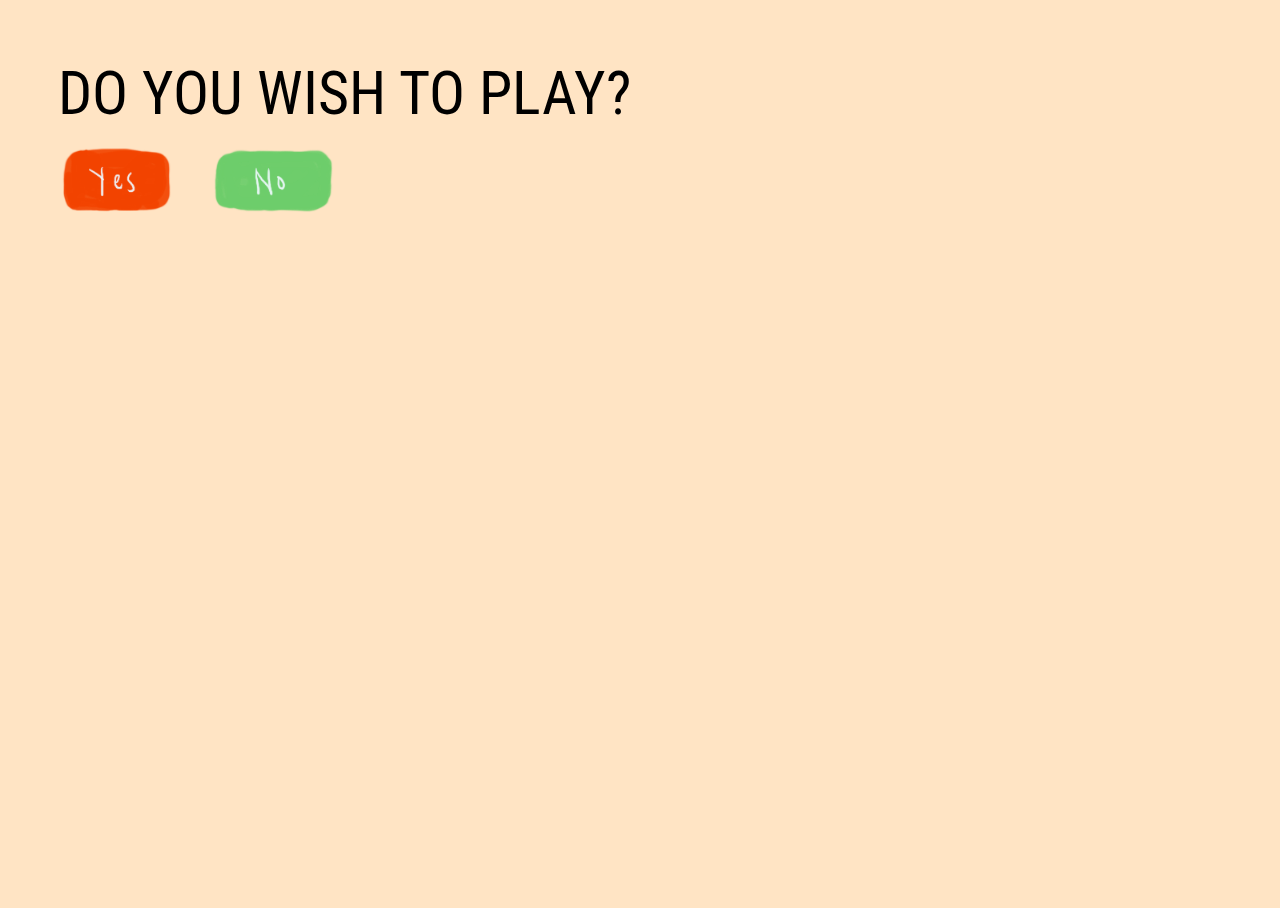
<file: index.html>
<!DOCTYPE html>
<html lang="en">

<head>
    <link rel="stylesheet" href="index.css">
    <meta charset="UTF-8">
    <meta http-equiv="X-UA-Compatible" content="IE=edge">
    <meta name="viewport" content="width=\, initial-scale=1.0">
    <title>Home</title>
</head>

<body>
    <div class="mainbox">
        DO YOU WISH TO PLAY?

        <div class="buttons">
            <a id="Yes" href="login.html" style="text-decoration: none;">
                <img src="keyboard/Yes.png" style="transform: scale(0.8);">
            </a>
            <a id="No" style="text-decoration: none;">
                <img src="keyboard/No.png" style="transform: scale(0.8);">
            </a>
        </div>
    </div>
    <div id="myModal" class="modal">

        <!-- Modal content -->
        <div class="modal-content">
            <div style="position:absolute">
                <img src="keyboard/modal.png" alt="modal">
                <img id="exit" class="close" src="keyboard/Red.png" alt="close button"
                    style="position: absolute; top: 0; left:0; margin-top: 30px; margin-left: 35px">
                <a href="https://chanyagracet.github.io/section_one_final/index.html">
                    <img src="keyboard/cloudarrow.png"
                        style="position: absolute; top:0; left:0; margin-top: 300px; margin-left: 270px; ">
                </a>
            </div>
        </div>

    </div>
</body>
<script>
    // Get the modal
    var modal = document.getElementById("myModal");

    // Get the button that opens the modal
    var btn = document.getElementById("No");

    // Get the <span> element that closes the modal
    var span = document.getElementsByClassName("close")[0];

    // When the user clicks on the button, open the modal 
    btn.onclick = function () {
        btn.style.cursor = "pointer"; 
        btn.style.transform = "scale(0.96)"; 
        modal.style.display = "block";
    }

    // When the user clicks on <span> (x), close the modal
    span.onclick = function () {
        modal.style.display = "none";
    }

    // When the user clicks anywhere outside of the modal, close it
    window.onclick = function (event) {
        if (event.target == modal) {
            modal.style.display = "none";
        }
    }

    function startTimer(duration, display) {
        var timer = duration, minutes, seconds;
        setInterval(function () {
            minutes = parseInt(timer / 60, 10)
            seconds = parseInt(timer % 60, 10);

            minutes = minutes < 10 ? "0" + minutes : minutes;
            seconds = seconds < 10 ? "0" + seconds : seconds;

            display.textContent = minutes + ":" + seconds;

            if (--timer < 0) {
                timer = duration;
            }
        }, 1000);
    }

    window.onload = function () {
        var fiveMinutes = 60 * 5,
            display = document.querySelector('#time');
        startTimer(fiveMinutes, display);
    };
</script>

</html>
</file>
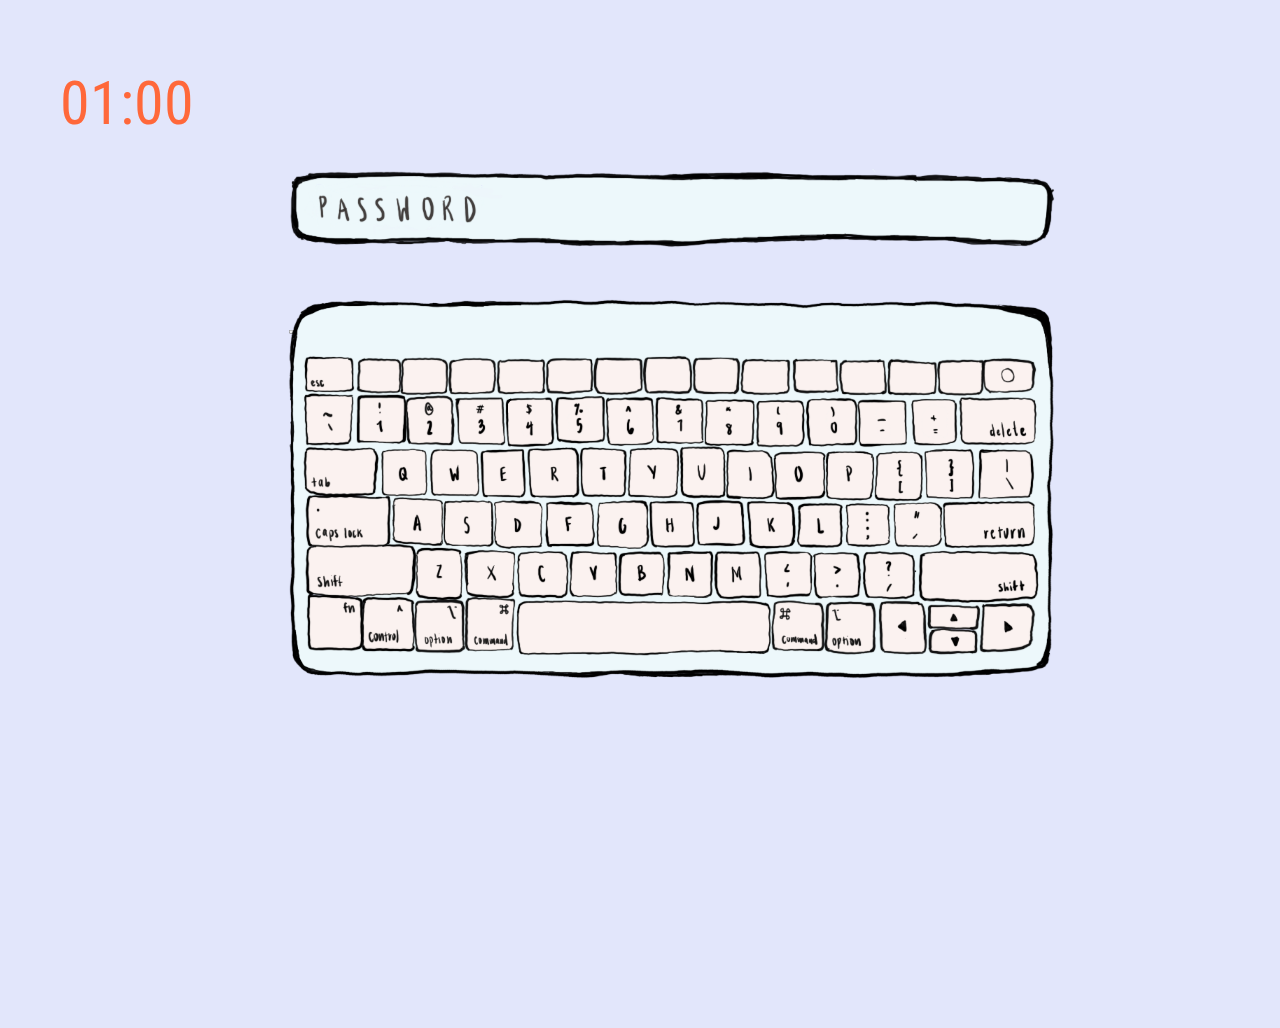
<file: authentication.html>
<!DOCTYPE html>
<html lang="en">

<head>
    <link rel="stylesheet" href="login.css">
    <meta charset="UTF-8">
    <meta http-equiv="X-UA-Compatible" content="IE=edge">
    <meta name="viewport" content="width=device-width, initial-scale=1.0">
    <title>123</title>
</head>

<body id="authentication">
    <span id="time">01:00</span>
    <div class="mainbox">
        <div id="text" onclick="onClick1()">
            <img src="keyboard/Input.png" >
            <img id="P" src="keyboard/PasswordP.png" style="top: 0; left:0; margin-left: 40px; margin-top: 37px;">
            <img class="password" id="password" src="keyboard/Password.png"
                style="top: 0; left:0; margin-left: 67px; margin-top: 37px;">
            <img class="inputfield" id="I" src="keyboard/PasswordI.png"
                style="top: 0; left:0; margin-left: 67px; margin-top: 37px; display: none;">
            <img class="inputfield" id="Z" src="keyboard/PasswordZ.png"
                style="top: 0; left:0; margin-left: 94px; margin-top: 37px; display: none;">
            <img class="inputfield" id="Z1" src="keyboard/PasswordZ1.png"
                style="top: 0; left:0; margin-left: 121px; margin-top: 37px; display: none;">
            <img class="inputfield" id="A" src="keyboard/PasswordA.png"
                style="top: 0; left:0; margin-left: 148px; margin-top: 37px; display: none;">
            <img class="inputfield" id="1" src="keyboard/Password1.png"
                style="top: 0; left:0; margin-left: 175px; margin-top: 37px; display: none;">
            <img class="inputfield" id="2" src="keyboard/Password2.png"
                style="top: 0; left:0; margin-left: 202px; margin-top: 39px; display: none;">
            <img class="inputfield" id="3" src="keyboard/Password3.png"
                style="top: 0; left:0; margin-left: 229px; margin-top: 32px; display: none;">
        </div>
        <div id="keyboard">
            <img src="keyboard/keyboard.png" style="top: 0; left: 0;">
            <div id="keys">
                <button onclick="handleClick('1')">
                    <img src="keyboard/1.png" alt="1" style="top: 0; left: 0; margin-left: 95px; margin-top: 135px;">
                </button>
                <button onclick="handleClick('2')">
                    <img src="keyboard/2.png" alt="2" style="top: 0; left: 0; margin-left: 165px; margin-top: 137px;">
                </button>
                <button onclick="handleClick('3')">
                    <img src="keyboard/3.png" alt="3" style="top: 0; left: 0; margin-left: 236px; margin-top: 140px;">
                </button>
                <img src="keyboard/4.png" alt="4" style="top: 0; left: 0; margin-left: 308px; margin-top: 140px;">
                <img src="keyboard/5.png" alt="5" style="top: 0; left: 0; margin-left: 379px; margin-top: 138px;">
                <img src="keyboard/6.png" alt="6" style="top: 0; left: 0; margin-left: 451px; margin-top: 139px;">
                <img src="keyboard/7.png" alt="7" style="top: 0; left: 0; margin-left: 522px; margin-top: 139px;">
                <img src="keyboard/8.png" alt="8" style="top: 0; left: 0; margin-left: 593px; margin-top: 142px;">
                <img src="keyboard/9.png" alt="9" style="top: 0; left: 0; margin-left: 667px; margin-top: 143px;">
                <img src="keyboard/0.png" alt="0" style="top: 0; left: 0; margin-left: 737px; margin-top: 141px;">
                <img src="keyboard/-.png" alt="-" style="top: 0; left: 0; margin-left: 811px; margin-top: 142px;">
                <img src="keyboard/+.png" alt="+" style="top: 0; left: 0; margin-left: 888px; margin-top: 142px;">
                <img src="keyboard/Q.png" alt="Q" style="top: 0; left: 0; margin-left: 131px; margin-top: 213px;">
                <img src="keyboard/W.png" alt="W" style="top: 0; left: 0; margin-left: 201px; margin-top: 214px;">
                <img src="keyboard/E.png" alt="E" style="top: 0; left: 0; margin-left: 272px; margin-top: 213px;">
                <img src="keyboard/R.png" alt="R" style="top: 0; left: 0; margin-left: 340px; margin-top: 211px;">
                <img src="keyboard/T.png" alt="T" style="top: 0; left: 0; margin-left: 415px; margin-top: 211px;">
                <img src="keyboard/Y.png" alt="Y" style="top: 0; left: 0; margin-left: 483px; margin-top: 211px;">
                <img src="keyboard/U.png" alt="U" style="top: 0; left: 0; margin-left: 557px; margin-top: 209px;">
                <button onclick="handleClick('I')">
                    <img src="keyboard/I.png" alt="I" style="top: 0; left: 0; margin-left: 624px; margin-top: 214px;">
                </button>
                <img src="keyboard/O.png" alt="O" style="top: 0; left: 0; margin-left: 691px; margin-top: 217px;">
                <button onclick="handleClick('P')">
                    <img src="keyboard/P.png" alt="P" style="top: 0; left: 0; margin-left: 766px; margin-top: 217px;">
                </button>
                <img src="keyboard/{.png" alt="{" style="top: 0; left: 0; margin-left: 836px; margin-top: 217px;">
                <img src="keyboard/}.png" alt="}" style="top: 0; left: 0; margin-left: 907px; margin-top: 213px;">
                <img src="keyboard/line.png" alt="\" style="top: 0; left: 0; margin-left: 984px; margin-top: 214px;">
                <button onclick="handleClick('A')">
                    <img src="keyboard/A.png" alt="A" style="top: 0; left: 0; margin-left: 147px; margin-top: 282px;">
                </button>
                <img src="keyboard/S.png" alt="S" style="top: 0; left: 0; margin-left: 220px; margin-top: 287px;">
                <img src="keyboard/D.png" alt="D" style="top: 0; left: 0; margin-left: 292px; margin-top: 287px;">
                <img src="keyboard/F.png" alt="F" style="top: 0; left: 0; margin-left: 365px; margin-top: 288px;">
                <img src="keyboard/G.png" alt="G" style="top: 0; left: 0; margin-left: 438px; margin-top: 286px;">
                <img src="keyboard/H.png" alt="H" style="top: 0; left: 0; margin-left: 514px; margin-top: 287px;">
                <img src="keyboard/J.png" alt="J" style="top: 0; left: 0; margin-left: 580px; margin-top: 286px;">
                <img src="keyboard/K.png" alt="K" style="top: 0; left: 0; margin-left: 653px; margin-top: 288px;">
                <img src="keyboard/L.png" alt="L" style="top: 0; left: 0; margin-left: 725px; margin-top: 291px;">
                <img src="keyboard/colon.png" alt=":" style="top: 0; left: 0; margin-left: 794px; margin-top: 291px;">
                <img src="keyboard/'.png" alt="quote" style="top: 0; left: 0; margin-left: 863px; margin-top: 289px;">
                <button onclick="handleClick('Z')">
                    <img src="keyboard/Z.png" alt="Z" style="top: 0; left: 0; margin-left: 180px; margin-top: 354px;">
                </button>
                <img src="keyboard/X.png" alt="X" style="top: 0; left: 0; margin-left: 249px; margin-top: 358px;">
                <img src="keyboard/C.png" alt="C" style="top: 0; left: 0; margin-left: 325px; margin-top: 359px;">
                <img src="keyboard/V.png" alt="V" style="top: 0; left: 0; margin-left: 400px; margin-top: 359px;">
                <img src="keyboard/B.png" alt="B" style="top: 0; left: 0; margin-left: 469px; margin-top: 359px;">
                <img src="keyboard/N.png" alt="N" style="top: 0; left: 0; margin-left: 539px; margin-top: 359px;">
                <img src="keyboard/M.png" alt="M" style="top: 0; left: 0; margin-left: 606px; margin-top: 359px;">
                <img src="keyboard/,.png" alt="," style="top: 0; left: 0; margin-left: 678px; margin-top: 359px;">
                <img src="keyboard/period.png" alt="." style="top: 0; left: 0; margin-left: 748px; margin-top: 361px;">
                <img src="keyboard/question.png" alt="/" style="top: 0; left: 0; margin-left: 819px; margin-top: 359px;">
                <img src="keyboard/shift.png" alt="shift"
                    style="top: 0; left: 0; margin-left: 899px; margin-top: 359px;">
                <img id="space" src="keyboard/space.png" alt="space"
                    style="top: 0; left: 0; margin-left: 324px; margin-top: 429px;">
                <img src="keyboard/delete.png" alt="delete"
                    style="top: 0; left: 0; margin-left: 957px; margin-top: 139px;">
                <button onclick="handleClick('return')">
                    <img src="keyboard/return.png" alt="return"
                        style="top: 0; left: 0; margin-left: 933px; margin-top: 288px;">
                </button>

            </div>
        </div>
        <div id="pizza">
            <img src="keyboard/Pizza.png" alt="password"
                style="position: absolute; top: 0; left: 0; margin-left: -35%; margin-top: -10%; transform: scale(.1); ">
        </div>
    </div>

    

    <script>

        const desiredString = "PIZZA123";
        var tempString = "";

        function onClick1() {
            document.getElementById('pizza').style.display = "block"; 
        }

        function onClick(nextLetter) {
            var a = document.getElementById(nextLetter);
            if (nextLetter === "P") {
                document.getElementById('pizza').style.display = "block";
                document.getElementById("password").style.display = "none";
            }
            if (nextLetter === "Z") {
                if (a.style.display === "none") {
                    a.style.display = "block";
                } else {
                    document.getElementById("Z1").style.display = "block";
                }
            }
            a.style.display = "block";
        }

        function handleClick(nextLetter) {
            var desiredLetter = desiredString.charAt(tempString.length);
            console.log(desiredLetter);
            console.log(nextLetter);
            if (nextLetter === desiredLetter) {
                onClick(nextLetter)
                tempString += desiredLetter;
                console.log(tempString);
            }
            if (nextLetter === "return" && tempString === desiredString) {
                window.location.href = "savechanges.html";

            }

        }

        function startTimer(duration, display) {
            var timer = duration, minutes, seconds;
            setInterval(function () {
                minutes = parseInt(timer / 60, 10)
                seconds = parseInt(timer % 60, 10);

                minutes = minutes < 10 ? "0" + minutes : minutes;
                seconds = seconds < 10 ? "0" + seconds : seconds;

                display.textContent = minutes + ":" + seconds;

                if (--timer < 0) {
                    window.location.href = "pagenotfound.html";
                    timer = duration;
                }
            }, 1000);
        }

        window.onload = function () {
            var oneMinute = 60 * 1,
                display = document.querySelector('#time');
            startTimer(oneMinute, display);
        };

    </script>



</body>

</html>
</file>
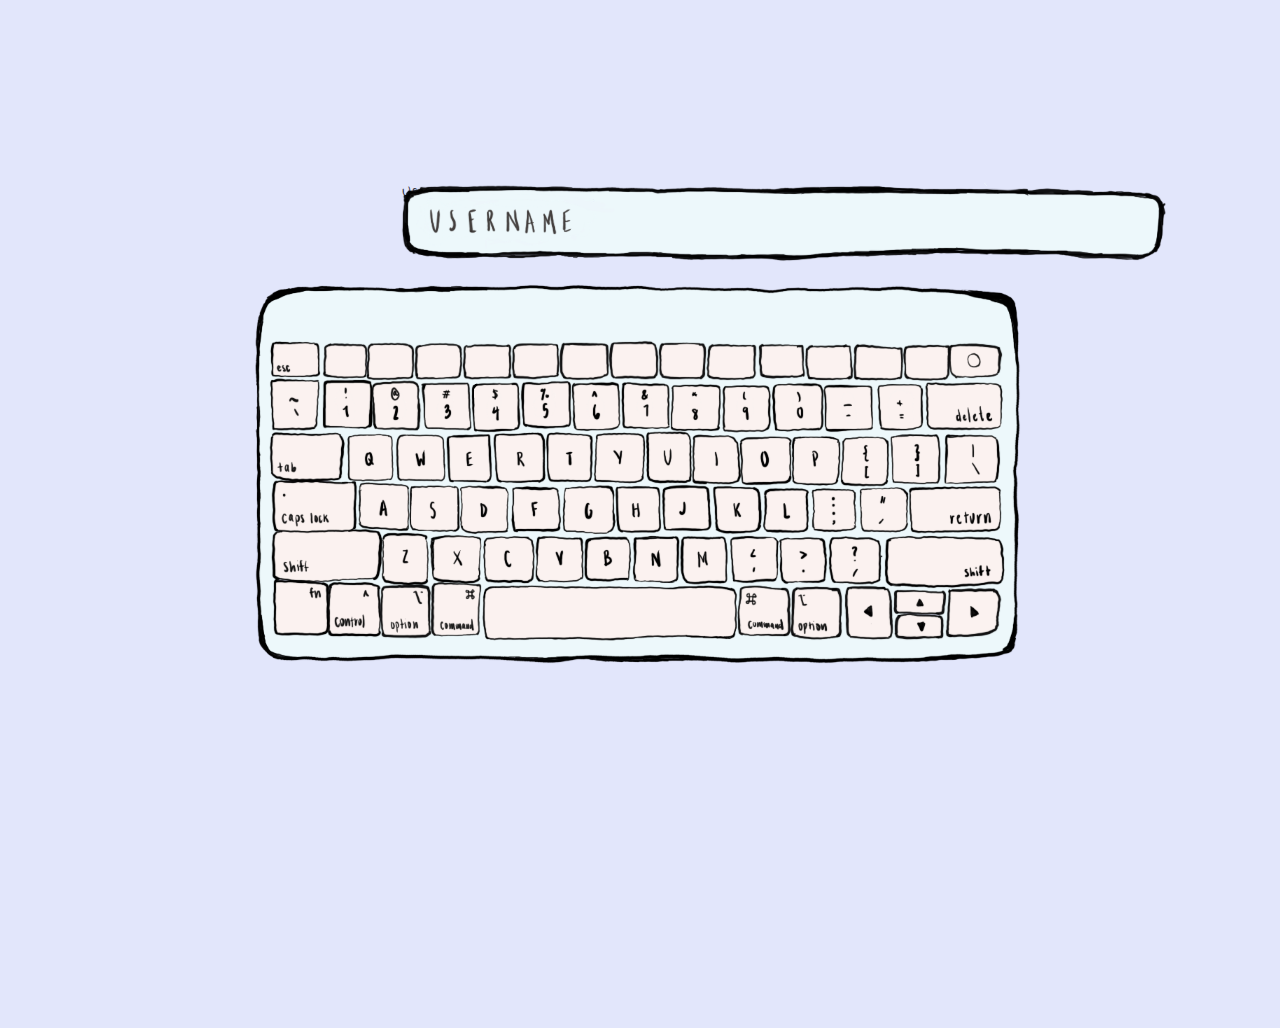
<file: login.html>
<!DOCTYPE html>
<html lang="en">
<head>
    <link rel="stylesheet" href="login.css">
    <meta charset="UTF-8">
    <meta http-equiv="X-UA-Compatible" content="IE=edge">
    <meta name="viewport" content="width=device-width, initial-scale=1.0">
    <title>Login</title>
</head>
<body>
    <div class="mainbox"> 
        <br> 
        <div id="text"> 
            <img src="keyboard/Input.png"> 
            <img src="keyboard/UInput.png" style="top: 0; left:0; margin-left: 40px; margin-top: 37px;">
            <img src="keyboard/SInput.png" style="top: 0; left:0; margin-left: 67px; margin-top: 37px;">
            <img src="keyboard/EInput.png" style="top: 0; left:0; margin-left: 94px; margin-top: 37px;">
            <img src="keyboard/RInput.png" style="top: 0; left:0; margin-left: 121px; margin-top: 37px;">
            <img src="keyboard/NInput.png" style="top: 0; left:0; margin-left: 148px; margin-top: 37px;">
            <img src="keyboard/AInput.png" style="top: 0; left:0; margin-left: 175px; margin-top: 37px;">
            <img src="keyboard/MInput.png" style="top: 0; left:0; margin-left: 202px; margin-top: 37px;">
            <img src="keyboard/EInput1.png" style="top: 0; left:0; margin-left: 229px; margin-top: 37px;">
            Username: <br> 
            <input id="normaltext"></input>
        </div>
        <div id="keyboard">
            <img src="keyboard/keyboard.png" style="top: 0; left: 0;"> 
            <div id="keys"> 
                <img src="keyboard/1.png" alt="1" style="top: 0; left: 0; margin-left: 95px; margin-top: 135px;">
                <img src="keyboard/2.png" alt="2" style="top: 0; left: 0; margin-left: 165px; margin-top: 137px;">
                <img src="keyboard/3.png" alt="3" style="top: 0; left: 0; margin-left: 236px; margin-top: 140px;">
                <img src="keyboard/4.png" alt="4" style="top: 0; left: 0; margin-left: 308px; margin-top: 140px;">
                <img src="keyboard/5.png" alt="5" style="top: 0; left: 0; margin-left: 379px; margin-top: 138px;">
                <img src="keyboard/6.png" alt="6" style="top: 0; left: 0; margin-left: 451px; margin-top: 139px;">
                <img src="keyboard/7.png" alt="7" style="top: 0; left: 0; margin-left: 522px; margin-top: 139px;">
                <img src="keyboard/8.png" alt="8" style="top: 0; left: 0; margin-left: 593px; margin-top: 142px;">
                <img src="keyboard/9.png" alt="9" style="top: 0; left: 0; margin-left: 667px; margin-top: 143px;">
                <img src="keyboard/0.png" alt="0" style="top: 0; left: 0; margin-left: 737px; margin-top: 141px;">
                <img src="keyboard/-.png" alt="-" style="top: 0; left: 0; margin-left: 811px; margin-top: 142px;">
                <img src="keyboard/+.png" alt="+" style="top: 0; left: 0; margin-left: 888px; margin-top: 142px;">
                <img src="keyboard/Q.png" alt="Q" style="top: 0; left: 0; margin-left: 131px; margin-top: 213px;">
                <img src="keyboard/W.png" alt="W" style="top: 0; left: 0; margin-left: 201px; margin-top: 214px;">
                <img src="keyboard/E.png" alt="E" style="top: 0; left: 0; margin-left: 272px; margin-top: 213px;">
                <img src="keyboard/R.png" alt="R" style="top: 0; left: 0; margin-left: 340px; margin-top: 211px;">
                <img src="keyboard/T.png" alt="T" style="top: 0; left: 0; margin-left: 415px; margin-top: 211px;">
                <img src="keyboard/Y.png" alt="Y" style="top: 0; left: 0; margin-left: 483px; margin-top: 211px;">
                <img src="keyboard/U.png" alt="U" style="top: 0; left: 0; margin-left: 557px; margin-top: 209px;">
                <img src="keyboard/I.png" alt="I" style="top: 0; left: 0; margin-left: 624px; margin-top: 214px;">
                <img src="keyboard/O.png" alt="O" style="top: 0; left: 0; margin-left: 691px; margin-top: 217px;">
                <img src="keyboard/P.png" alt="P" style="top: 0; left: 0; margin-left: 766px; margin-top: 217px;">
                <img src="keyboard/{.png" alt="{" style="top: 0; left: 0; margin-left: 836px; margin-top: 217px;">
                <img src="keyboard/}.png" alt="}" style="top: 0; left: 0; margin-left: 907px; margin-top: 213px;">
                <img src="keyboard/_-3.png" alt="\" style="top: 0; left: 0; margin-left: 984px; margin-top: 214px;">
                <img src="keyboard/A.png" alt="A" style="top: 0; left: 0; margin-left: 147px; margin-top: 282px;">
                <img src="keyboard/S.png" alt="S" style="top: 0; left: 0; margin-left: 220px; margin-top: 287px;">
                <img src="keyboard/D.png" alt="D" style="top: 0; left: 0; margin-left: 292px; margin-top: 287px;">
                <img src="keyboard/F.png" alt="F" style="top: 0; left: 0; margin-left: 365px; margin-top: 288px;">
                <img src="keyboard/G.png" alt="G" style="top: 0; left: 0; margin-left: 438px; margin-top: 286px;">
                <img src="keyboard/H.png" alt="H" style="top: 0; left: 0; margin-left: 514px; margin-top: 287px;">
                <img src="keyboard/J.png" alt="J" style="top: 0; left: 0; margin-left: 580px; margin-top: 286px;">
                <img src="keyboard/K.png" alt="K" style="top: 0; left: 0; margin-left: 653px; margin-top: 288px;">
                <img src="keyboard/L.png" alt="L" style="top: 0; left: 0; margin-left: 725px; margin-top: 291px;">
                <img src="keyboard/_-2.png" alt=":" style="top: 0; left: 0; margin-left: 794px; margin-top: 291px;">
                <img src="keyboard/'.png" alt="quote" style="top: 0; left: 0; margin-left: 863px; margin-top: 289px;">
                <img src="keyboard/Z.png" alt="Z" style="top: 0; left: 0; margin-left: 180px; margin-top: 354px;">
                <img src="keyboard/X.png" alt="X" style="top: 0; left: 0; margin-left: 249px; margin-top: 358px;">
                <img src="keyboard/C.png" alt="C" style="top: 0; left: 0; margin-left: 325px; margin-top: 359px;">
                <img src="keyboard/V.png" alt="V" style="top: 0; left: 0; margin-left: 400px; margin-top: 359px;">
                <img src="keyboard/B.png" alt="B" style="top: 0; left: 0; margin-left: 469px; margin-top: 359px;">
                <img src="keyboard/N.png" alt="N" style="top: 0; left: 0; margin-left: 539px; margin-top: 359px;">
                <img src="keyboard/M.png" alt="M" style="top: 0; left: 0; margin-left: 606px; margin-top: 359px;">
                <img src="keyboard/,.png" alt="," style="top: 0; left: 0; margin-left: 678px; margin-top: 359px;">
                <img src="keyboard/_-1.png" alt="." style="top: 0; left: 0; margin-left: 748px; margin-top: 361px;">
                <img src="keyboard/_.png" alt="/" style="top: 0; left: 0; margin-left: 819px; margin-top: 359px;">
                <img src="keyboard/shift.png" alt="shift" style="top: 0; left: 0; margin-left: 899px; margin-top: 359px;">
                <img id="space" src="keyboard/space.png" alt="space" style="top: 0; left: 0; margin-left: 324px; margin-top: 429px;">
                <img src="keyboard/delete.png" alt="delete" style="top: 0; left: 0; margin-left: 957px; margin-top: 139px;">
                <img src="keyboard/return.png" alt="return" style="top: 0; left: 0; margin-left: 933px; margin-top: 288px;">
            </div>
        </div>
    </div>
    
    
    
</body>
</html>
</file>
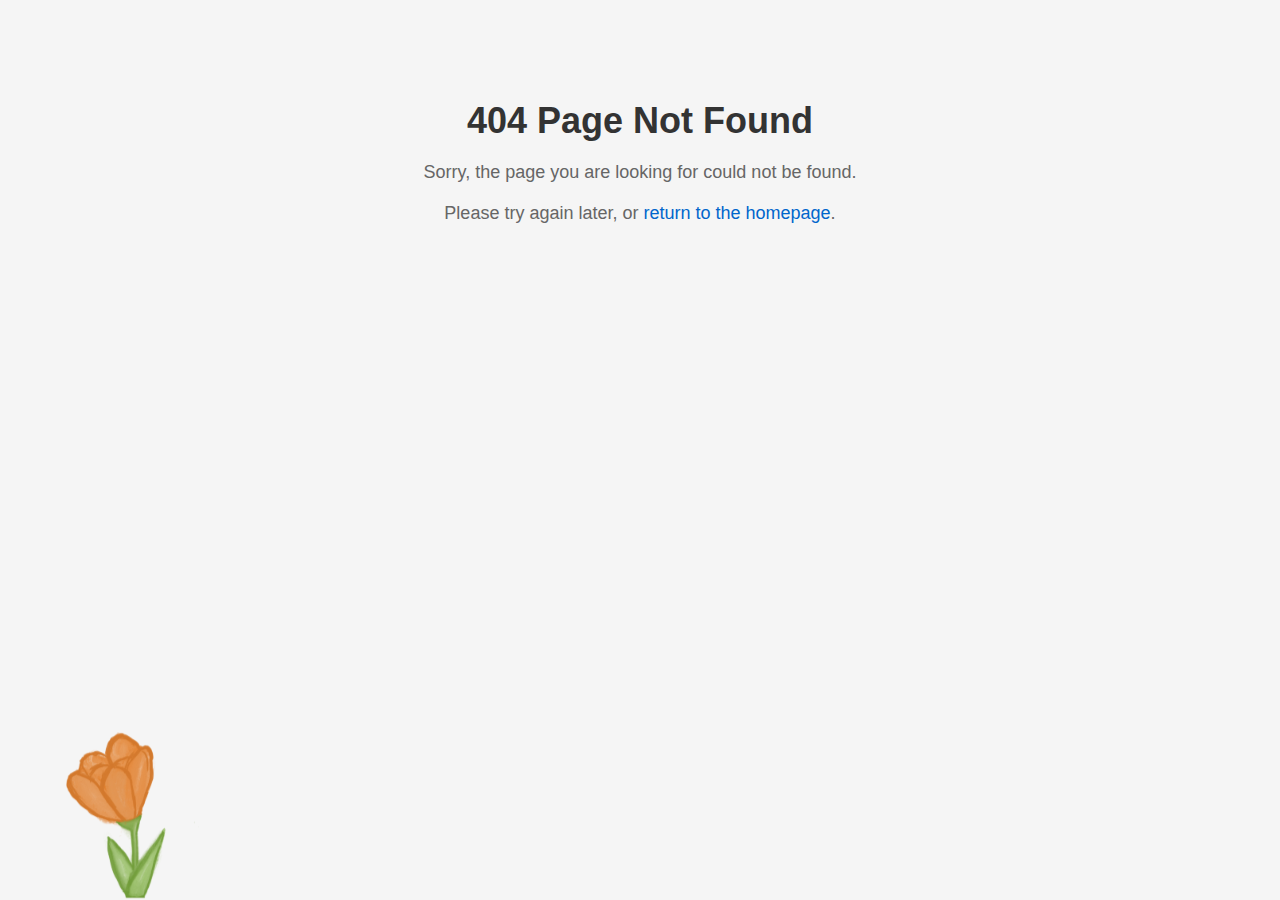
<file: pagenotfound.html>
<!DOCTYPE html>
<html lang="en">

<head>
    <link rel="stylesheet" href="pagenotfound.css">
    <meta charset="UTF-8">
    <meta http-equiv="X-UA-Compatible" content="IE=edge">
    <meta name="viewport" content="width=\, initial-scale=1.0">
    <title>404 Page Not Found</title>
</head>

<body>
    <h1>404 Page 
        <span onclick="notClick()">Not</span> Found
        <div id="cross"style="position: static; transform: scale(.08); top: 0; left: 0; margin-top: -60px; margin-left: 45px; display: none; ">
            <img  src="keyboard/cross.png" alt="strike out">
        </div>
    </h1>
    <p>Sorry, the page you are looking for could not be found.</p>
    <p>Please try again later, or <a href="/">return to the homepage</a>.</p>

    <div>
        <img onclick="onClick()" src="keyboard/tulip.png" alt="tulip"
            style="position: fixed; bottom:0; left: 0; margin-left: -200px; margin-bottom: -329px; transform: scale(.2);"
            </div>
</body>
<script>
    function onClick() {
        document.getElementById('cross').style.display = "block";
    }
    function notClick(){
        document.getElementById('cross').style.display = "block";
        window.location.href = "index.html";
    }

</script>

</html>
</file>
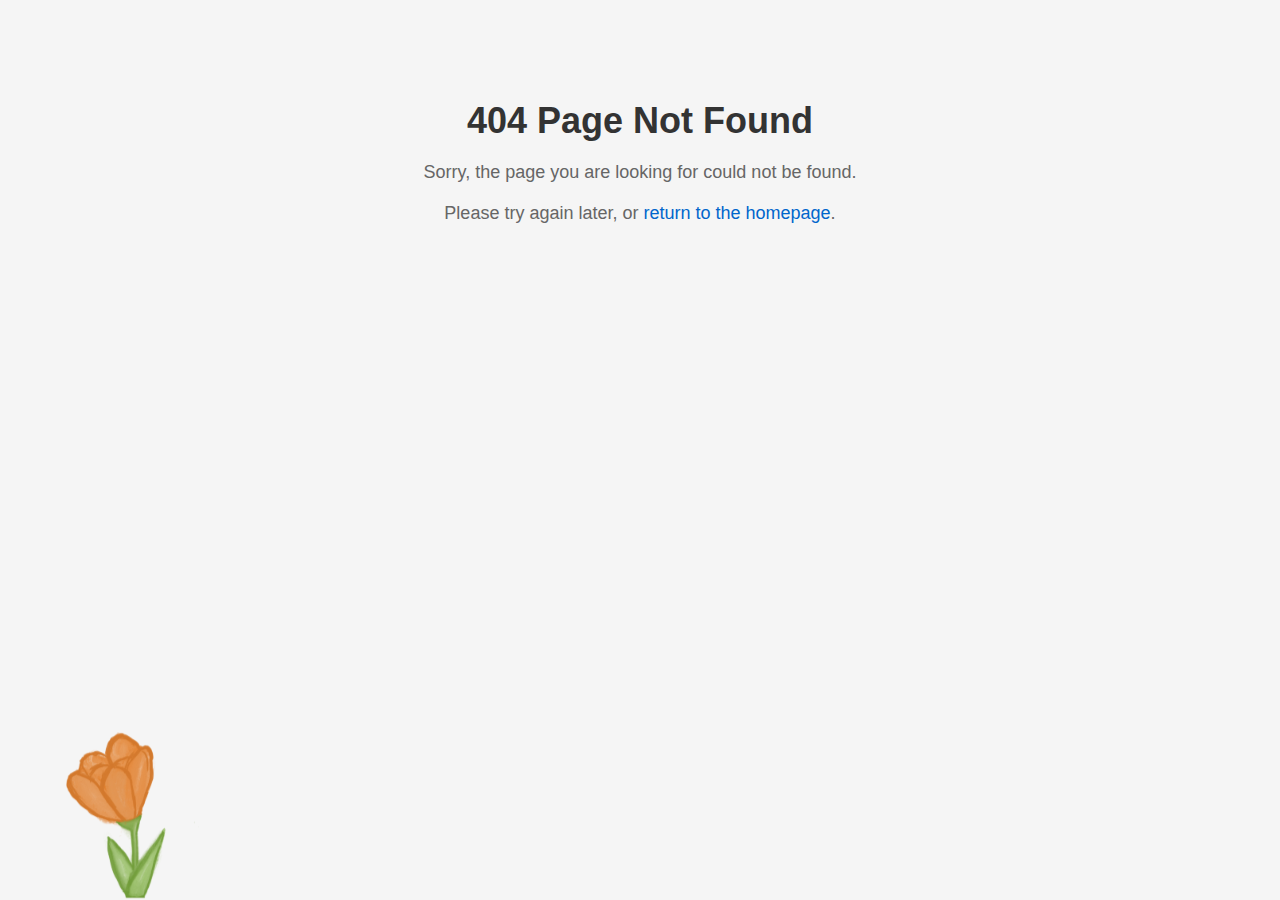
<file: pagenotfound1.html>
<!DOCTYPE html>
<html lang="en">

<head>
    <link rel="stylesheet" href="pagenotfound.css">
    <meta charset="UTF-8">
    <meta http-equiv="X-UA-Compatible" content="IE=edge">
    <meta name="viewport" content="width=\, initial-scale=1.0">
    <title>404 Page Not Found</title>
</head>

<body>
    <div >
        <h1>404 Page 
            <span onclick="notClick()">Not</span> Found
            <div id="cross"style="position: static; transform: scale(.08); top: 0; left: 0; margin-top: -60px; margin-left: 45px; display: none; ">
                <img  src="keyboard/cross.png" alt="strike out">
            </div>
        </h1>
    </div>
    
    <p >Sorry, the page you are looking for could not be found.</p>
    <p>Please try again later, or <a href="/">return to the homepage</a>.</p>

    <div>
        <img onclick="onClick()" src="keyboard/tulip.png" alt="tulip"
            style="position: fixed; bottom:0; left: 0; margin-left: -200px; margin-bottom: -329px; transform: scale(.2);"
            </div>
</body>
<script>
    function onClick() {
        document.getElementById('cross').style.display = "block";
    }
    function notClick(){
        document.getElementById('cross').style.display = "block";
        window.location.href = "savechanges.html";
    }

</script>

</html>
</file>
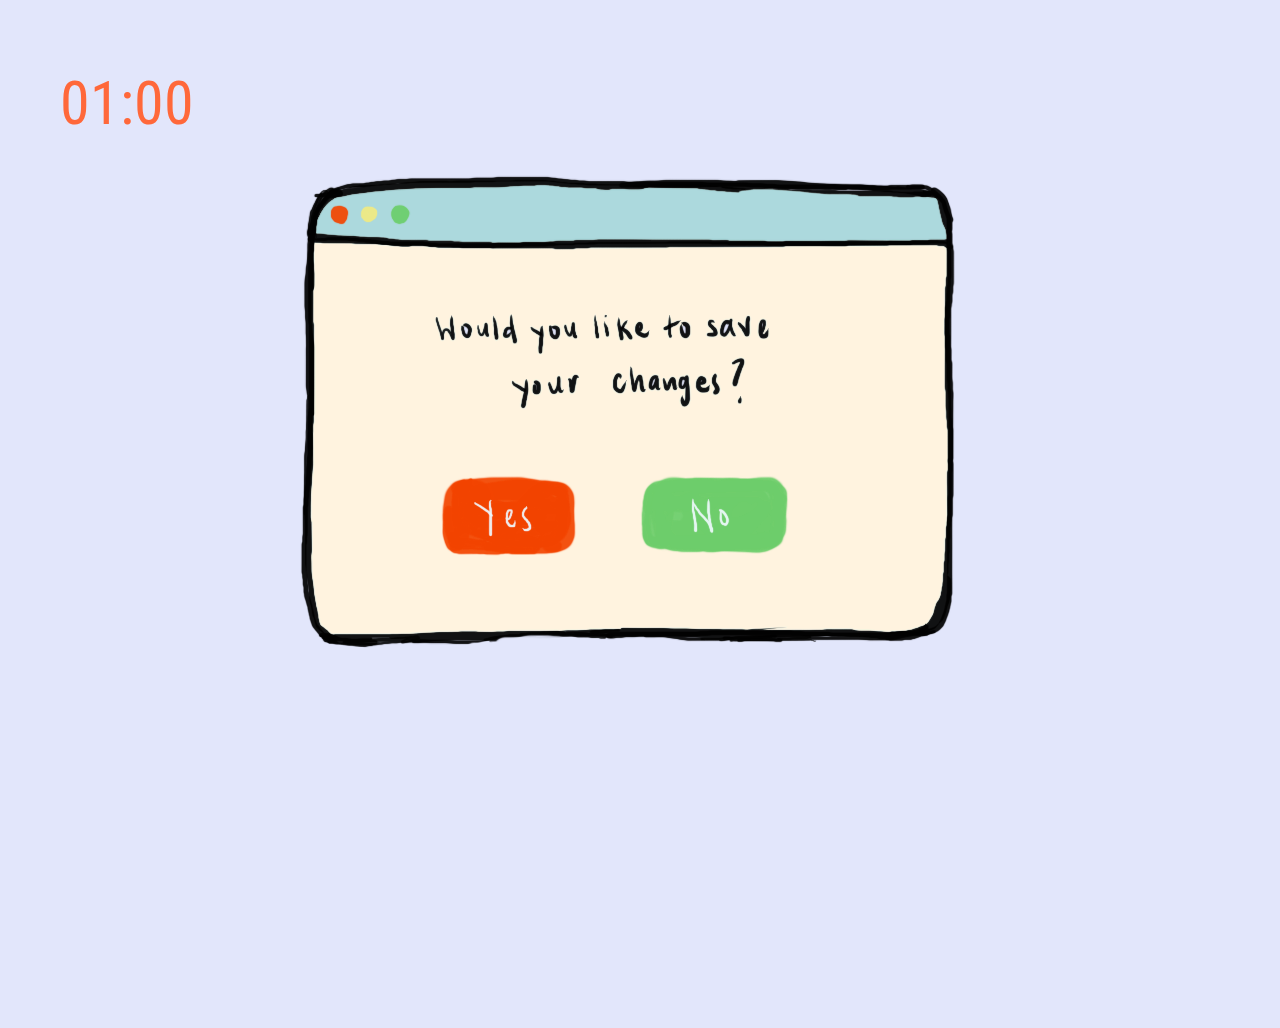
<file: savechanges.html>
<!DOCTYPE html>
<html lang="en">

<head>
    <link rel="stylesheet" href="savewindow.css">
    <meta charset="UTF-8">
    <meta http-equiv="X-UA-Compatible" content="IE=edge">
    <meta name="viewport" content="width=device-width, initial-scale=1.0">
    <title>Save changes</title>
</head>

<body>
    <span id="time">01:00</span>
    <div class="mainbox">
        <div class="container">
            <img id="window" src="keyboard/Window.png" alt="drawing of mac window" 
            style="position: absolute; left: 0; top: 0"> 
            <a href="pagenotfound1.html">
                <img id="exit" src="keyboard/Red.png" alt="exit button of window"
                style="position: absolute; left: 0; top: 0; margin-left: 30px; margin-top: 30px; ">
            </a>
            
            <img class="window" id="minimize" src="keyboard/Yellow.png" alt="minimize button of window" 
            style="position: absolute; left: 0; top: 0; margin-left: 60px; margin-top: 30px; ">
            <img class="window" id="fullscreen" src="keyboard/Green.png" alt="fullscreen button of window"
            style="position: absolute; left: 0; top: 0; margin-left: 90px; margin-top: 29px; ">
            <a href="youarein.html">
                <img class="window" id="Yes" src="keyboard/Yes.png" alt="yes button"
                style="position: absolute; left: 0; top: 0; margin-left: 140px; margin-top: 300px">
            </a>
            <a href="pagenotfound1.html">
                <img class="window" id="No" src="keyboard/No.png" alt="no button"
            style="position: absolute; left: 0; top: 0; margin-left: 340px; margin-top: 300px">
            </a>
    
        </div>
        
    </div>

    <script>

        function startTimer(duration, display) {
            var timer = duration, minutes, seconds;
            setInterval(function () {
                minutes = parseInt(timer / 60, 10)
                seconds = parseInt(timer % 60, 10);

                minutes = minutes < 10 ? "0" + minutes : minutes;
                seconds = seconds < 10 ? "0" + seconds : seconds;

                display.textContent = minutes + ":" + seconds;

                if (--timer < 0) {
                    window.location.href = "pagenotfound.html";
                    timer = duration;
                }
            }, 1000);
        }

        window.onload = function () {
            var oneMinute = 60 * 1,
                display = document.querySelector('#time');
            startTimer(oneMinute, display);
        };

    </script>



</body>

</html>
</file>
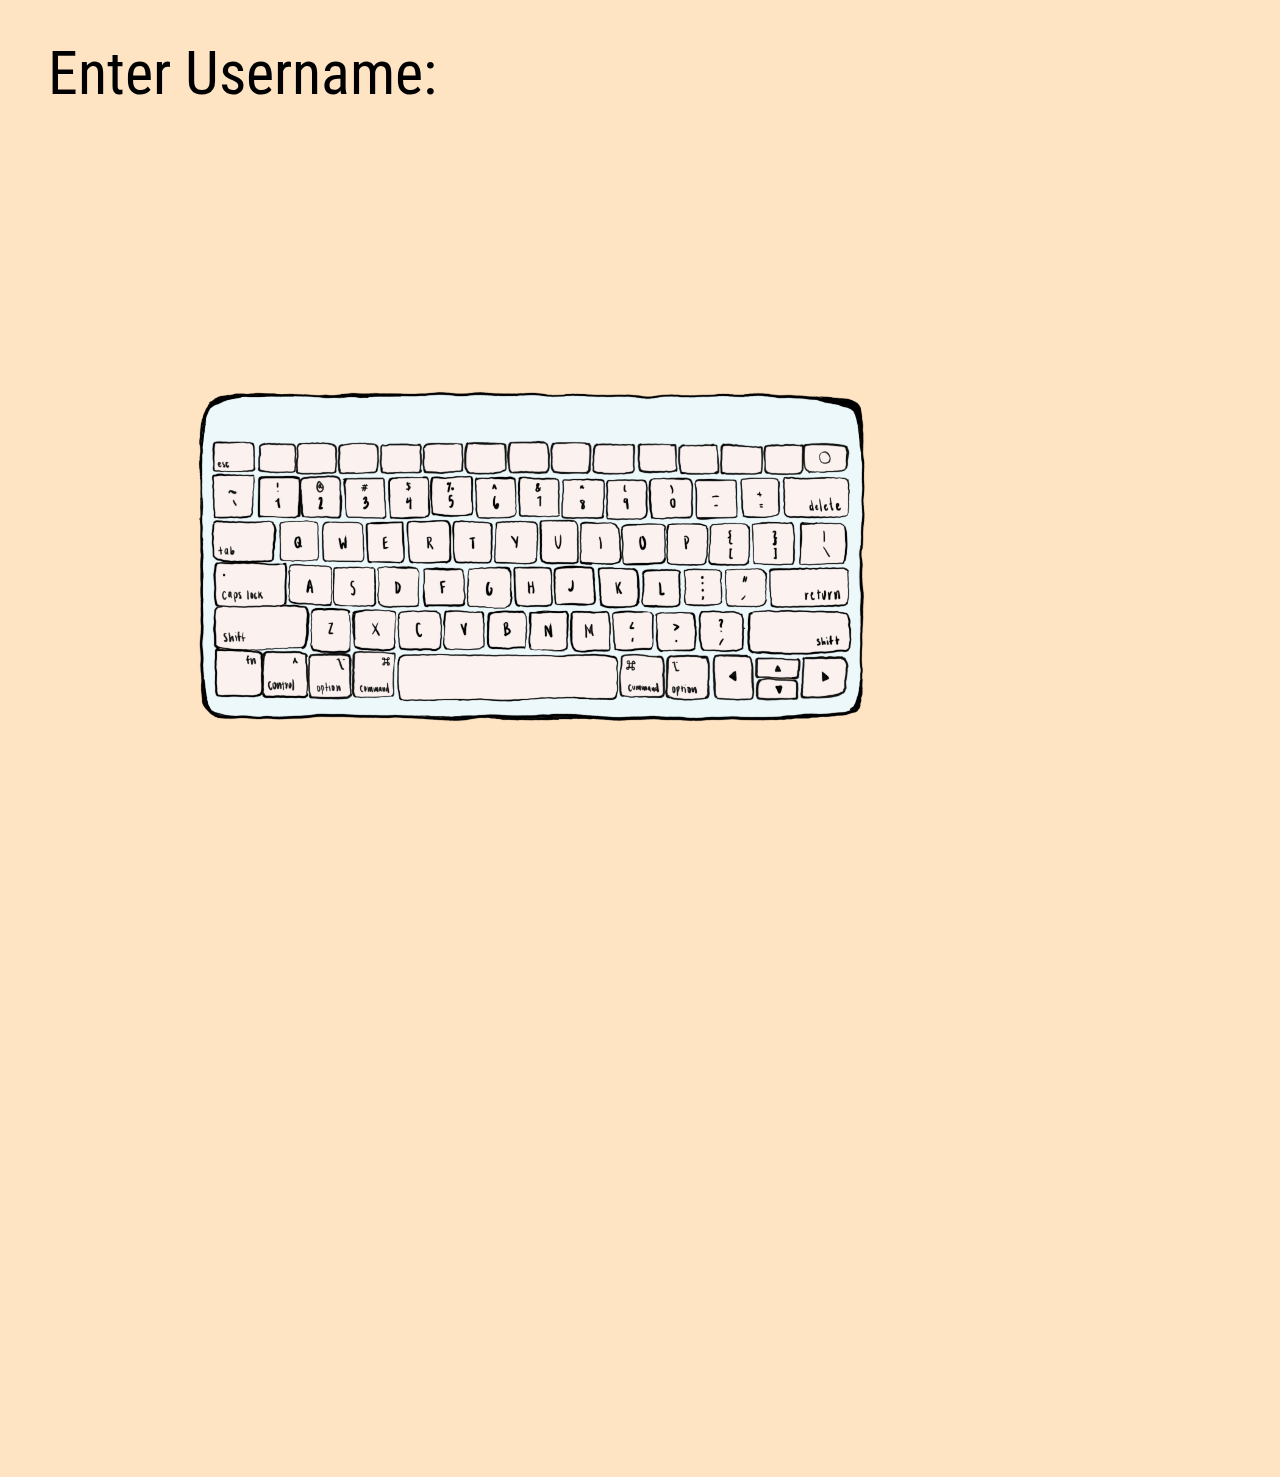
<file: username.html>
<!DOCTYPE html>
<html lang="en">
<head>
    <link rel="stylesheet" href="username.css">
    <meta charset="UTF-8">
    <meta http-equiv="X-UA-Compatible" content="IE=edge">
    <meta name="viewport" content="width=device-width, initial-scale=1.0">
    <title>Username</title>
</head>
<body>
    <div class="mainbox" id="mainbox"> 
        Enter Username: 
        <img src="keyboard.png"> 
        <img src="keyboard-29.png" alt="A">
        <img src="keyboard-17.png" alt="E">
        <img src="keyboard-18.png" alt="R">
        <img src="keyboard-21.png" alt="U">
        <img src="keyboard-30.png" alt="S">
        <img src="keyboard-45.png" alt="N">
        <img src="keyboard-46.png" alt="M">
        <img src="keyboard-51.png" alt="space">
        <img src="keyboard-14.png" alt="delete">
        <img src="keyboard-28.png" alt="return">
    </div>
    
</body>
</html>
</file>
<file: index.css>
@import url('https://fonts.googleapis.com/css2?family=Roboto+Condensed&display=swap');

body {
    position: absolute; 
    top: 0; 
    left: 0; 
    padding: 0; 
    height: 100%; 
    width: 100%; 
    font-family: Arial, Helvetica, sans-serif;
    background-color: bisque;
    background-image: url(https://i.pinimg.com/originals/09/39/da/0939daf1f6b101c0b1b87b4fdb9d3d60.gif);
    background-size: 100vw 100vh; 
    background-position: 0px 0px; 
    overflow: hidden; 
}
.mainbox {
    font-family: 'Roboto Condensed';
    font-size: 60px; 
    display: flex; 
    align-items: left;
    align-content: center; 
    justify-content: left;
    position: relative; 
    min-width: 500px; 
    max-width: 800px; 
    height: 30%; 
    margin-top: 50px; 
    margin-left: 50px; 
    flex-direction: column;
}
.buttons {
    margin-top: 10px; 
    margin-left: -10px;  
}
.mainbox a {
    justify-content: space-around;
}
.mainbox button {
    border: 1px solid black; 
    border-radius: 30px; 
    margin: 10px; 
    padding: 10px; 
    width: 100px; 
    font-family: 'Roboto Condensed'; 
    font-size: 30px; 
    background-color: rgb(202, 233, 243); 
}

#time {
    color: red;
}

/* The Modal (background) */
.modal {
    display: none; /* Hidden by default */
    position: fixed; /* Stay in place */
    z-index: 1; /* Sit on top */
    left: 0;
    top: 0;
    width: 100%; /* Full width */
    height: 100%; /* Full height */
    overflow: auto; /* Enable scroll if needed */
    background-color: rgb(0,0,0); /* Fallback color */
    background-color: rgba(0,0,0,0.4); /* Black w/ opacity */
}
  
  /* Modal Content/Box */
.modal-content {
    margin: 10% auto; /* 15% from the top and centered */
    padding: 20px;
    width: 680px; /* Could be more or less, depending on screen size */
}
#Yes, #No, #exit {
    cursor: pointer; 
}

#exit:active {
    cursor: pointer; 
    transform: scale(0.96);
    border-radius: 50%;
    box-shadow: 0 5px 15px rgba(149, 141, 155, 0.326);
}

#Yes:active,
#No:active {
    cursor: pointer; 
    transform: scale(0.96);

}

#cloud:hover {
    transform: rotate(90deg); 
}
</file>
<file: login.css>
@import url('https://fonts.googleapis.com/css2?family=Roboto+Condensed&family=Mynerve&family=Patrick+Hand+SC&display=swap');

body {
    position: absolute; 
    top: 0px; 
    left: 0; 
    padding: 60px; 
    height: 100%; 
    width: 100%; 
    margin-left: 0; 
    font-family: Arial, Helvetica, sans-serif;
    background-color: rgb(226, 230, 251);
    background-image: url(https://i.pinimg.com/originals/58/03/c3/5803c3b39fa87b4462b03950edc990bc.gif);
    background-size: 100vw 100vh;
    background-position: 0px 0px; 
    overflow: hidden; 
    
}
#authentication {
    position: absolute; 
    top: 0px; 
    left: 0; 
    padding: 60px; 
    height: 100%; 
    width: 100%; 
    margin-left: 0; 
    font-family: Arial, Helvetica, sans-serif;
    background-color: rgb(226, 230, 251);
    background-image: url(https://i.pinimg.com/originals/a4/08/44/a408447916925b307cf1c9714b0988ae.gif);
    background-size: 100vw 100vh;
    background-position: 0px 0px; 
    overflow: hidden; 
}
.mainbox {
    color:rgb(45, 47, 59);
    margin: auto; 
    font-family: 'Mynerve';
    font-size: 60px; 
    height: 80%; 
    width: 70%;
    min-width: 1000px;  
    padding: 30px;
    text-align: center;  
    border-radius: 30px; 
    font-size: 50px;
    z-index: 0; 
}
#text {
    text-align: left;
    margin-left: 90px; 
    position: absolute;
    font-family: 'Mynerve'; 
    font-size: 20px; 
    transform: scale(0.7);

}
#normaltext {
    background-color: transparent; 
    border-radius: 40px; 
    border: 2px solid transparent; 
    padding: 20px; 
    margin-top: 40px; 
    min-width: 700px; 
}

#keyboard {
    position: absolute; 
    transform: scale(0.70);
    margin-left: 55px; 
    margin-top:120px;
}

img {
    position: absolute; 
}

#keys > img:active {
    transform: scale(0.96); 
}

#space:active {
    transform: scale(0.98); 
}

a:active {
    cursor: default; 
    transform: scale(0.96); 
}

.inputfield {
    display: block; 
}
#U, #S, #E, #R, #N, #A, #M, #E1 {
    display: block; 
}
#time {
    font-family:'Roboto Condensed', Helvetica, Arial, sans-serif; 
    font-size: 60px; 
    color:rgb(255, 104, 58); 
}

button > img:active {
    cursor: default; 
    transform: scale(0.96); 
}
#pizza {
    display: none; 
}
</file>
<file: pagenotfound.css>
body {
    font-family: Arial, sans-serif;
    text-align: center;
    background-color: #f5f5f5;
    overflow:hidden; 
    cursor:url('keyboard/trash.png'),auto;
  }
  h1 {
    font-size: 36px;
    margin-top: 100px;
    margin-bottom: 20px;
    color: #333;
  }
  p {
    font-size: 18px;
    margin-top: 20px;
    color: #666;
  }
  a {
    color: #0066cc;
    text-decoration: none;
  }
  a:hover {
    text-decoration: underline;
  }
</file>
<file: savewindow.css>
@import url('https://fonts.googleapis.com/css2?family=Roboto+Condensed&family=Mynerve&family=Patrick+Hand+SC&display=swap');

body {
    position: absolute;
    top: 0px;
    left: 0;
    padding: 60px;
    height: 100%;
    width: 100%;
    margin-left: 0;
    font-family: Arial, Helvetica, sans-serif;
    background-color: rgb(226, 230, 251);
    background-image: url(https://i.pinimg.com/originals/fb/1c/07/fb1c07f47ee18267661e70f038bbdad3.gif);
    background-size: 100vw 100vh;
    background-position: 0px 0px;
    overflow: hidden;

}

.mainbox {
    color: rgb(45, 47, 59);
    margin: auto;
    font-family: 'Mynerve';
    font-size: 60px;
    height: 80%;
    width: 70%;
    min-width: 1000px;
    padding: 30px;
    text-align: center;
    border-radius: 30px;
    font-size: 50px;
    z-index: 0;
}

#text {
    text-align: left;
    margin-left: 90px;
    position: absolute;
    font-family: 'Mynerve';
    font-size: 20px;
    transform: scale(0.7);

}

#normaltext {
    background-color: transparent;
    border-radius: 40px;
    border: 2px solid transparent;
    padding: 20px;
    margin-top: 40px;
    min-width: 700px;
}

#keyboard {
    position: absolute;
    transform: scale(0.70);
    margin-left: 55px;
    margin-top: 120px;
}

img {
    position: absolute;
}

.container {
    width: 200px;
    height: 200px;
    position: fixed;
    top: 25%;
    left: 25%;
    margin-top: -50px;
    margin-left: -20px;
}

.window {
    top: 0;
    left: 0;

}

#Yes, #No {
    -webkit-user-select: none;
    /* Safari */
    -ms-user-select: none;
    /* IE 10 and IE 11 */
    user-select: none;
}


#exit:active,
#fullscreen:active,
#minimize:active {
    transform: scale(0.96);
    border-radius: 50%;
    box-shadow: 0 5px 15px rgba(149, 141, 155, 0.326);
}

#Yes:active,
#No:active {
    transform: scale(0.96);

}


a:active {
    cursor: default;
    transform: scale(0.96);
}

.inputfield {
    display: block;
}

#U,
#S,
#E,
#R,
#N,
#A,
#M,
#E1 {
    display: block;
}

#time {
    font-family: 'Roboto Condensed', Helvetica, Arial, sans-serif;
    font-size: 60px;
    color: rgb(255, 104, 58);
}

button>img:active {
    cursor: default;
    transform: scale(0.96);
}

#pizza {
    display: none;
}
</file>
<file: username.css>
@import url('https://fonts.googleapis.com/css2?family=Roboto+Condensed&display=swap');

body {
    position: absolute; 
    top: 0; 
    left: 0; 
    padding: 0; 
    height: 100%; 
    width: 100%; 
    font-family: Arial, Helvetica, sans-serif;
    background-color: bisque;
    background-image: url(https://i.pinimg.com/originals/58/03/c3/5803c3b39fa87b4462b03950edc990bc.gif);
    background-size: auto 100vh;
    background-position: 0px 0px; 
    overflow: hidden; 
    
}
.mainbox {
    font-family: 'Roboto Condensed';
    font-size: 60px; 
    display: flex; 
    align-items: left;
    align-content: center; 
    justify-content: left;
    position: relative; 
    min-width: 500px; 
    max-width: 800px; 
    height: 30%; 
    margin-top: 30px; 
    margin-left: 40px; 
    flex-direction: column;
}
.mainbox a {
    justify-content: space-around;
}
.mainbox button {
    border: 1px solid black; 
    border-radius: 30px; 
    margin: 10px; 
    padding: 10px; 
    width: 100px; 
    font-family: 'Roboto Condensed'; 
    font-size: 30px; 
    background-color: rgb(202, 233, 243); 
}

#time {
    color: red;
}

img {
    position: absolute; 
    width: 1000px; 
}

img:active {
    transform: scale(0.9); 
}
</file>
